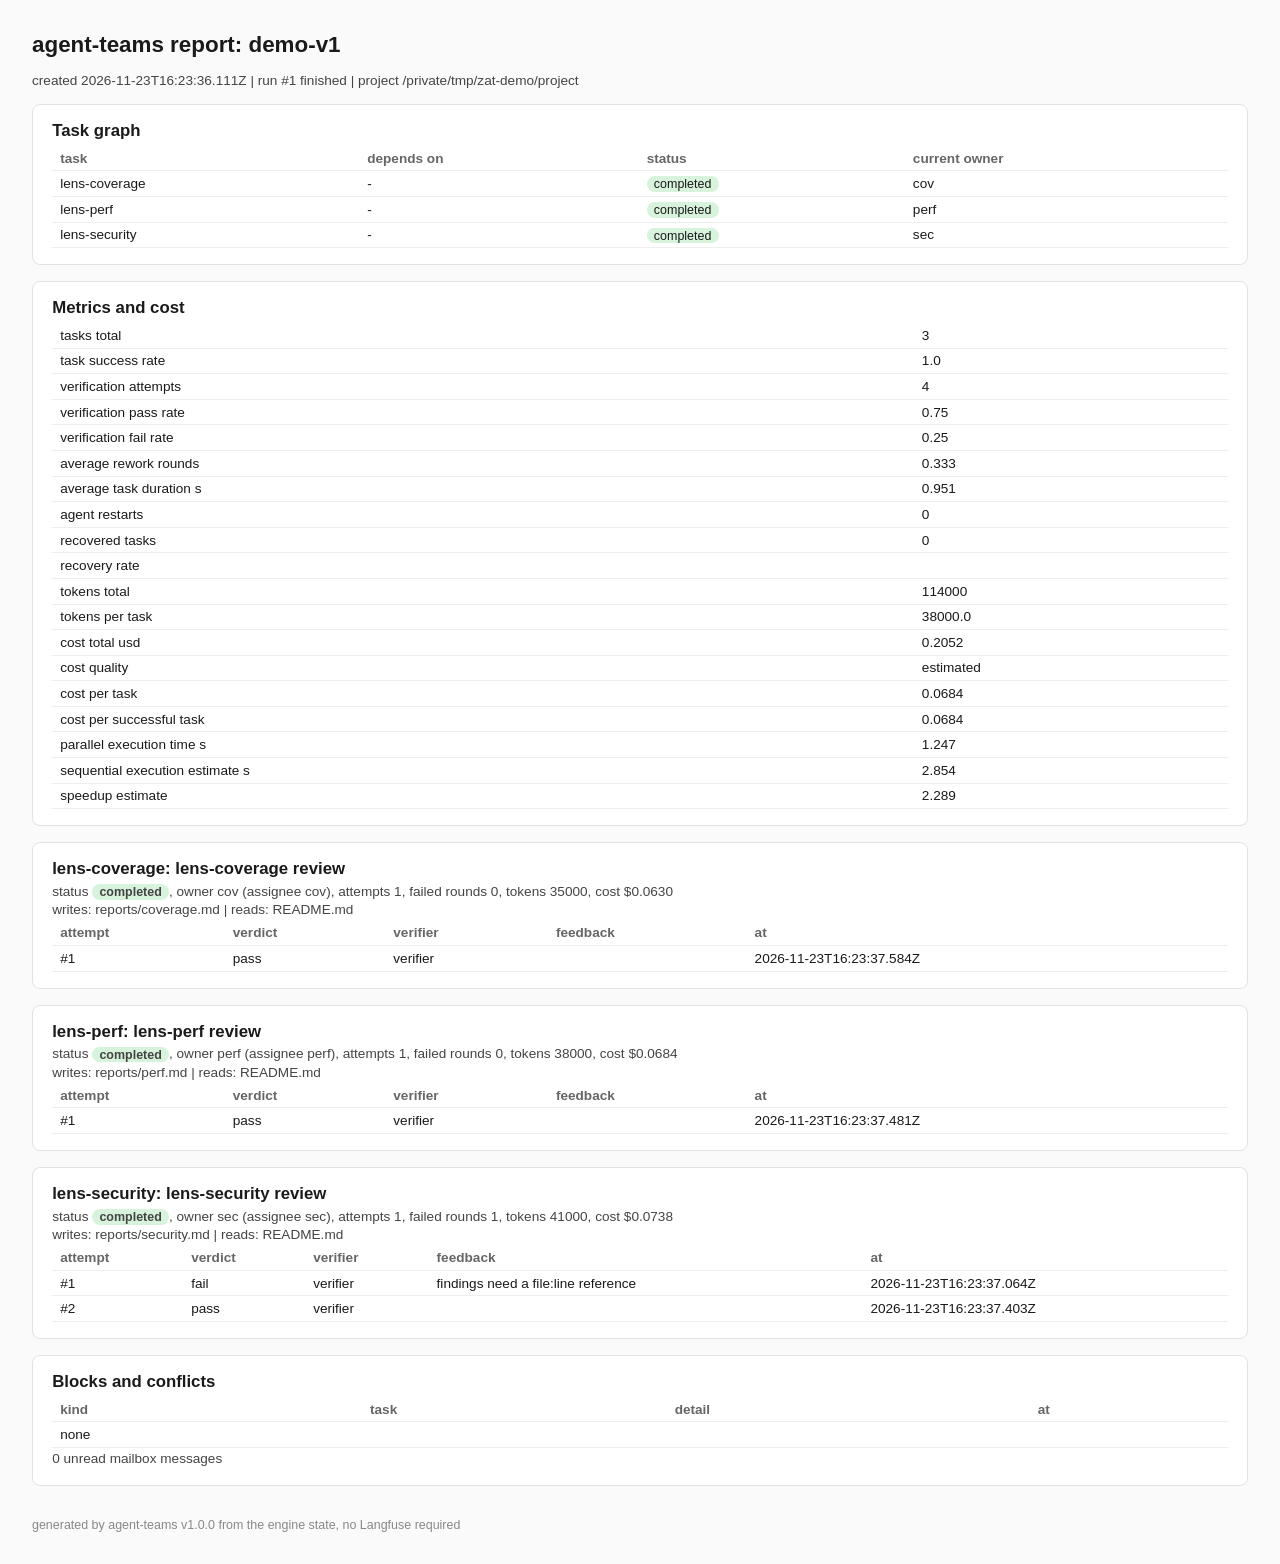
<file: examples/demo-run-v1/report.html>
<!DOCTYPE html>
<html lang="en">
<head>
<meta charset="utf-8">
<title>agent-teams report: demo-v1</title>
<style>
  body { font-family: -apple-system, "Segoe UI", sans-serif; margin: 2rem;
         color: #1a1a1a; background: #fafafa; }
  h1 { font-size: 1.4rem; }
  h2 { font-size: 1.05rem; margin: 0 0 .3rem; }
  .card { background: #fff; border: 1px solid #e2e2e2; border-radius: 8px;
           padding: 1rem 1.2rem; margin: 1rem 0; }
  table { border-collapse: collapse; width: 100%; font-size: .85rem; }
  th, td { text-align: left; padding: .3rem .5rem;
            border-bottom: 1px solid #eee; vertical-align: top; }
  th { color: #666; font-weight: 600; }
  .meta { color: #444; font-size: .85rem; margin: .2rem 0; }
  .st { padding: .05rem .45rem; border-radius: 10px; font-size: .78rem; }
  .st-completed { background: #d8f3dc; }
  .st-in_progress, .st-awaiting_verification { background: #fff3cd; }
  .st-blocked { background: #f8d7da; }
  .st-pending { background: #e9ecef; }
  .st-cancelled { background: #dee2e6; color: #777; }
  .violations { color: #a4161a; font-size: .85rem; font-weight: 600; }
  .fb { max-width: 34rem; }
  footer { color: #888; font-size: .78rem; margin-top: 2rem; }
</style>
</head>
<body>
<h1>agent-teams report: demo-v1</h1>
<p class="meta">created 2026-11-23T16:23:36.111Z
   | run #1
   finished
   | project /private/tmp/zat-demo/project</p>

<div class="card">
<h2>Task graph</h2>
<table>
  <tr><th>task</th><th>depends on</th><th>status</th><th>current owner</th></tr>
        <tr><td>lens-coverage</td><td>-</td><td><span class="st st-completed">completed</span></td><td>cov</td></tr>      <tr><td>lens-perf</td><td>-</td><td><span class="st st-completed">completed</span></td><td>perf</td></tr>      <tr><td>lens-security</td><td>-</td><td><span class="st st-completed">completed</span></td><td>sec</td></tr>
</table>
</div>

<div class="card">
<h2>Metrics and cost</h2>
<table>
      <tr><td>tasks total</td><td>3</td></tr>      <tr><td>task success rate</td><td>1.0</td></tr>      <tr><td>verification attempts</td><td>4</td></tr>      <tr><td>verification pass rate</td><td>0.75</td></tr>      <tr><td>verification fail rate</td><td>0.25</td></tr>      <tr><td>average rework rounds</td><td>0.333</td></tr>      <tr><td>average task duration s</td><td>0.951</td></tr>      <tr><td>agent restarts</td><td>0</td></tr>      <tr><td>recovered tasks</td><td>0</td></tr>      <tr><td>recovery rate</td><td></td></tr>      <tr><td>tokens total</td><td>114000</td></tr>      <tr><td>tokens per task</td><td>38000.0</td></tr>      <tr><td>cost total usd</td><td>0.2052</td></tr>      <tr><td>cost quality</td><td>estimated</td></tr>      <tr><td>cost per task</td><td>0.0684</td></tr>      <tr><td>cost per successful task</td><td>0.0684</td></tr>      <tr><td>parallel execution time s</td><td>1.247</td></tr>      <tr><td>sequential execution estimate s</td><td>2.854</td></tr>      <tr><td>speedup estimate</td><td>2.289</td></tr>
</table>
</div>


    <section class="card">
      <h2>lens-coverage: lens-coverage review</h2>
      <p class="meta">status <b class="st st-completed">
        completed</b>, owner cov
        (assignee cov),
        attempts 1, failed rounds
        0, tokens 35000,
        cost $0.0630</p>
      <p class="meta">writes: reports/coverage.md
        | reads: README.md</p>
      
      <table>
        <tr><th>attempt</th><th>verdict</th><th>verifier</th>
            <th>feedback</th><th>at</th></tr>
                <tr><td>#1</td><td>pass</td><td>verifier</td><td class="fb"></td><td>2026-11-23T16:23:37.584Z</td></tr>
      </table>
    </section>
    <section class="card">
      <h2>lens-perf: lens-perf review</h2>
      <p class="meta">status <b class="st st-completed">
        completed</b>, owner perf
        (assignee perf),
        attempts 1, failed rounds
        0, tokens 38000,
        cost $0.0684</p>
      <p class="meta">writes: reports/perf.md
        | reads: README.md</p>
      
      <table>
        <tr><th>attempt</th><th>verdict</th><th>verifier</th>
            <th>feedback</th><th>at</th></tr>
                <tr><td>#1</td><td>pass</td><td>verifier</td><td class="fb"></td><td>2026-11-23T16:23:37.481Z</td></tr>
      </table>
    </section>
    <section class="card">
      <h2>lens-security: lens-security review</h2>
      <p class="meta">status <b class="st st-completed">
        completed</b>, owner sec
        (assignee sec),
        attempts 1, failed rounds
        1, tokens 41000,
        cost $0.0738</p>
      <p class="meta">writes: reports/security.md
        | reads: README.md</p>
      
      <table>
        <tr><th>attempt</th><th>verdict</th><th>verifier</th>
            <th>feedback</th><th>at</th></tr>
                <tr><td>#1</td><td>fail</td><td>verifier</td><td class="fb">findings need a file:line reference</td><td>2026-11-23T16:23:37.064Z</td></tr>        <tr><td>#2</td><td>pass</td><td>verifier</td><td class="fb"></td><td>2026-11-23T16:23:37.403Z</td></tr>
      </table>
    </section>

<div class="card">
<h2>Blocks and conflicts</h2>
<table>
  <tr><th>kind</th><th>task</th><th>detail</th><th>at</th></tr>
  
  
  
  <tr><td colspan="4">none</td></tr>
</table>
<p class="meta">0 unread mailbox messages</p>
</div>

<footer>generated by agent-teams v1.0.0 from the engine state, no Langfuse
required</footer>
</body>
</html>
</file>
